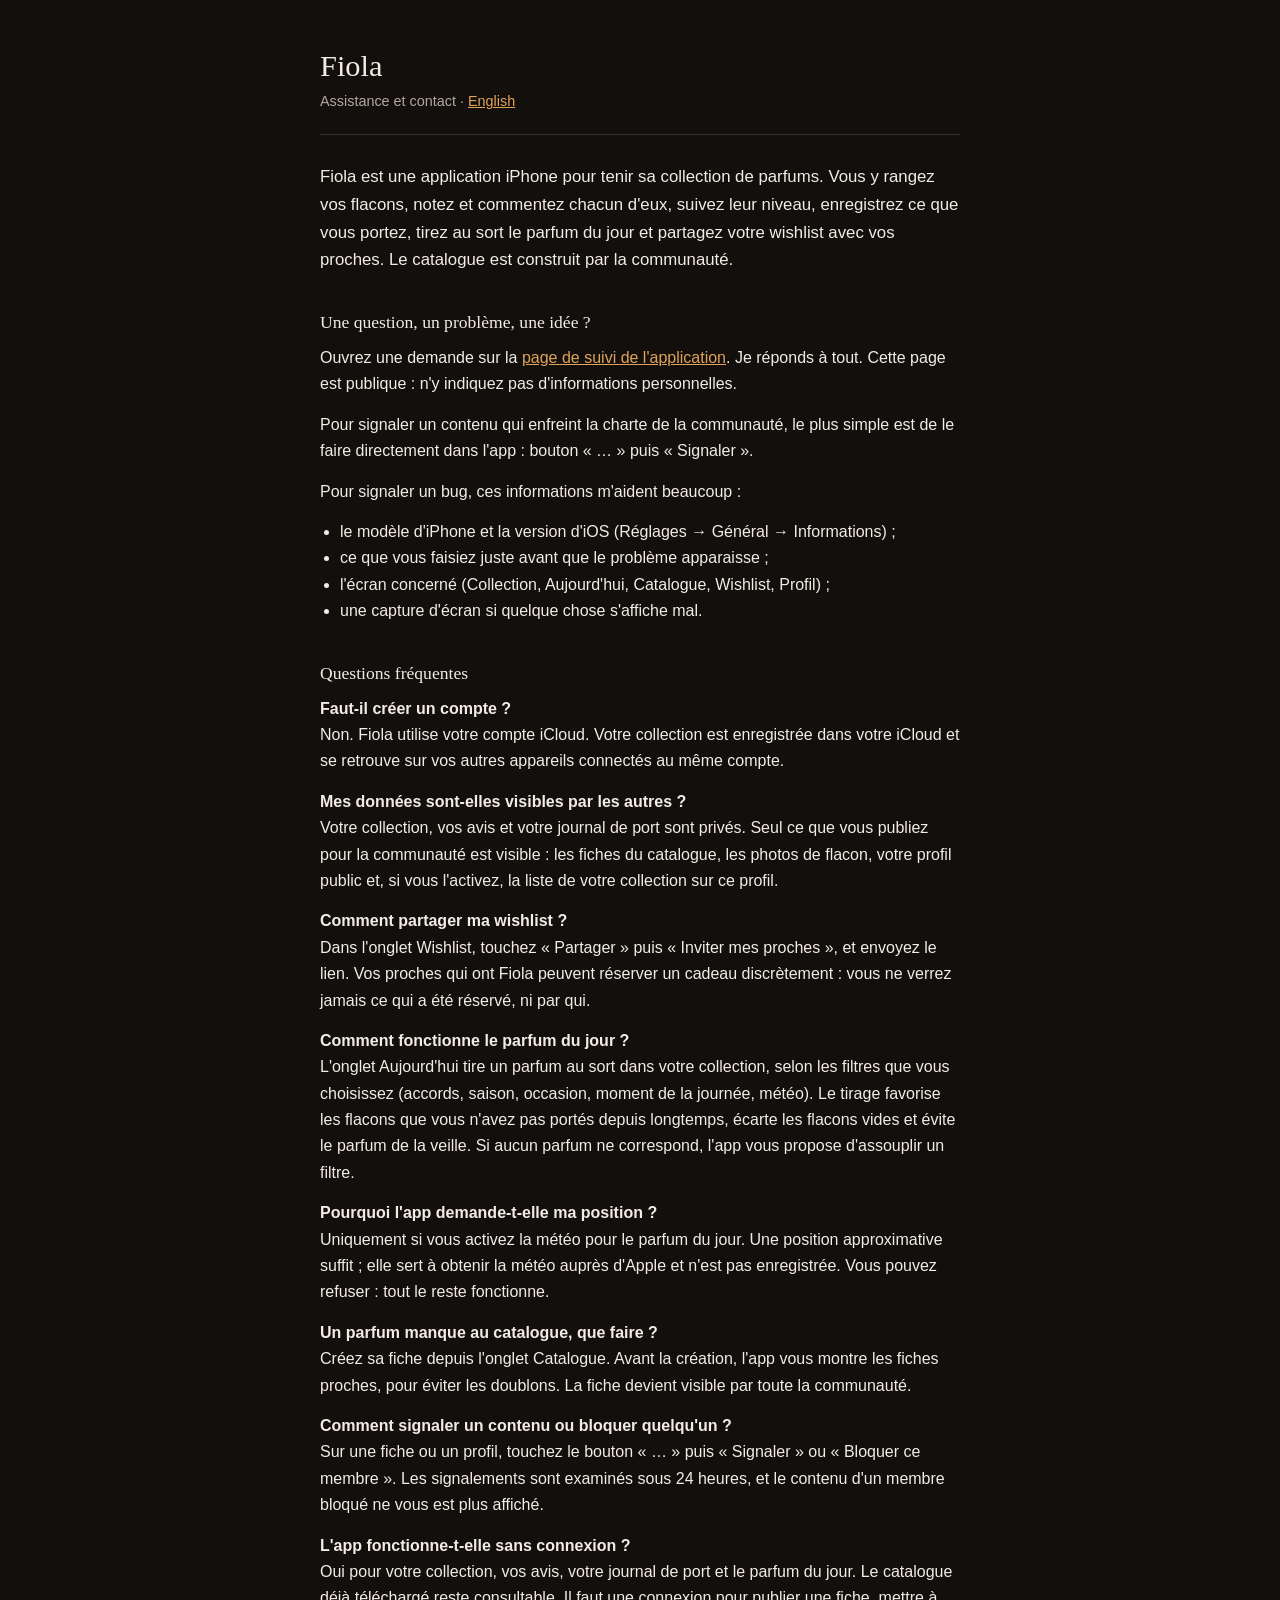
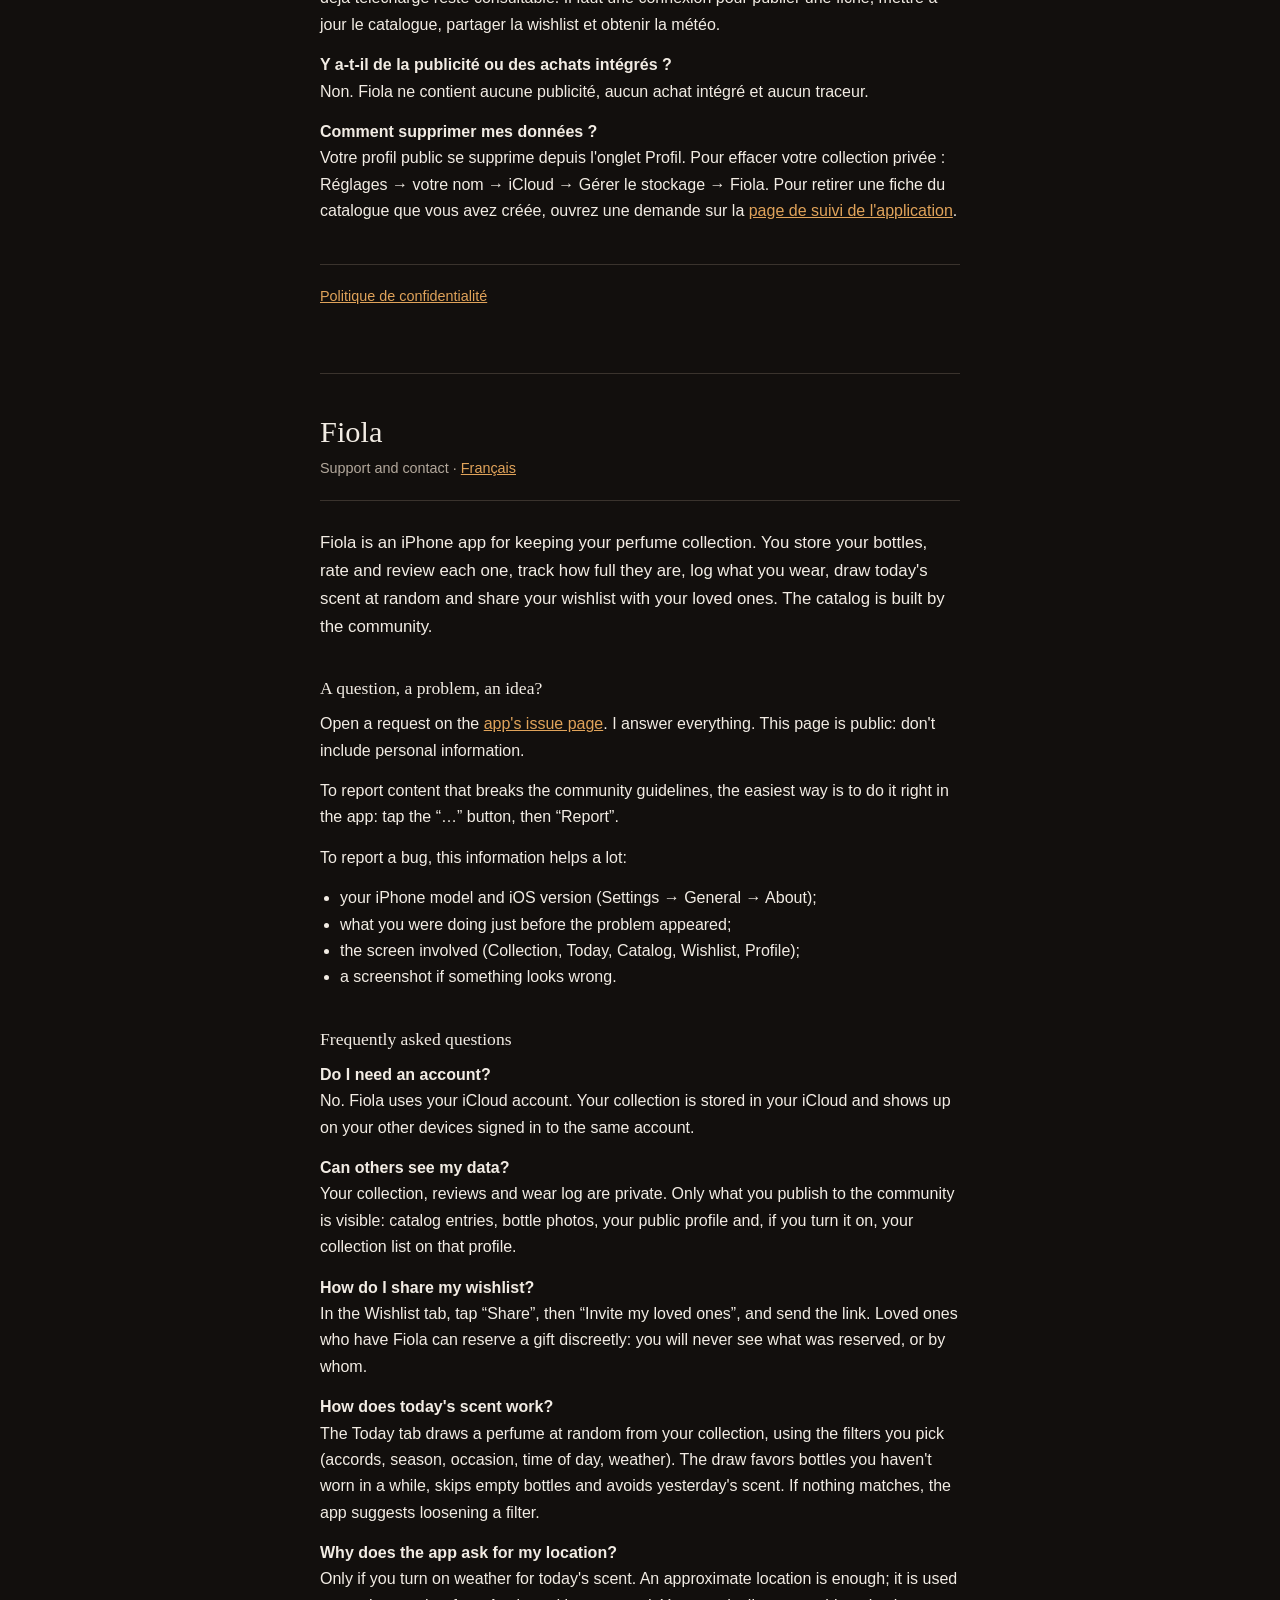
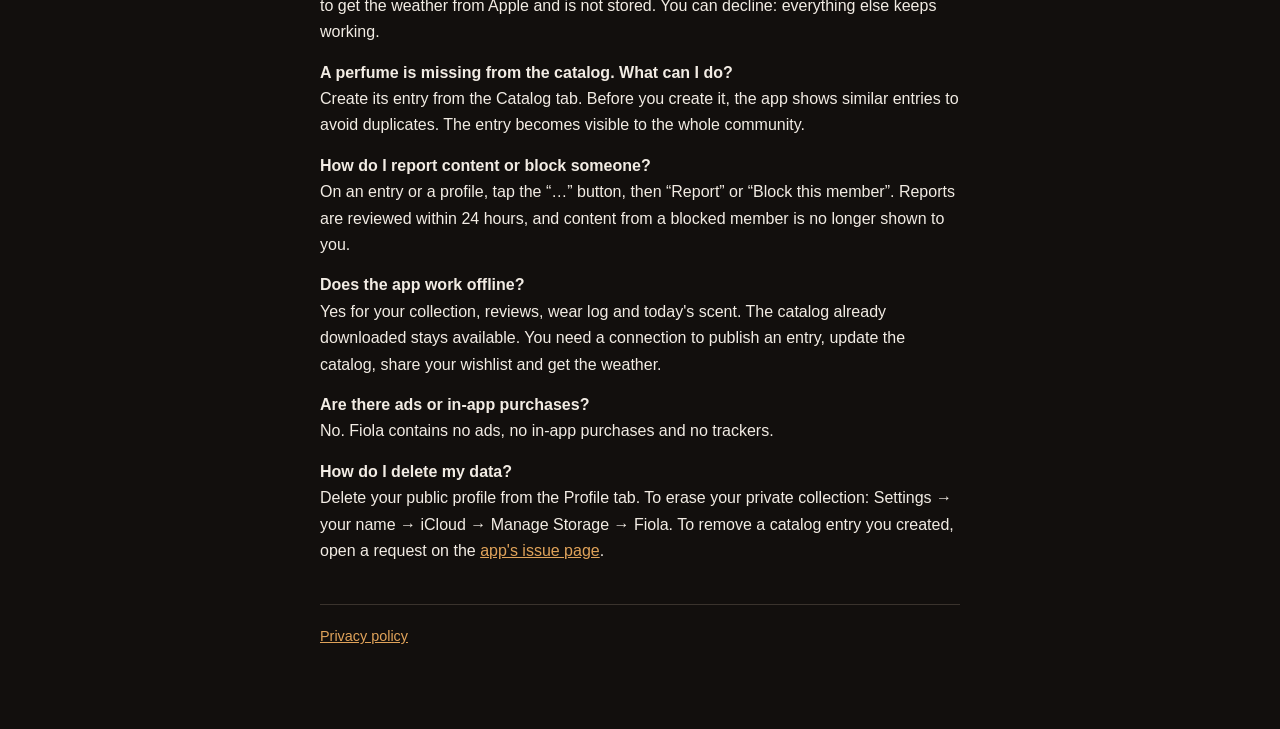
<file: index.html>
<!doctype html>
<html lang="fr">
<head>
<meta charset="utf-8">
<meta name="viewport" content="width=device-width, initial-scale=1">
<title>Fiola — Assistance</title>
<link rel="stylesheet" href="style.css">
</head>
<body>
<main>
<section id="fr" lang="fr">
  <h1>Fiola</h1>
  <p class="meta">Assistance et contact · <a href="#en">English</a></p>

  <p class="lead">Fiola est une application iPhone pour tenir sa collection de
  parfums. Vous y rangez vos flacons, notez et commentez chacun d'eux, suivez
  leur niveau, enregistrez ce que vous portez, tirez au sort le parfum du jour
  et partagez votre wishlist avec vos proches. Le catalogue est construit par
  la communauté.</p>

  <h2>Une question, un problème, une idée ?</h2>
  <p>Ouvrez une demande sur la <a href="https://github.com/Eliotstv/Fiola-app/issues">page de suivi de l'application</a>. Je réponds à tout. Cette page est
  publique : n'y indiquez pas d'informations personnelles.</p>
  <p>Pour signaler un contenu qui enfreint la charte de la communauté, le plus
  simple est de le faire directement dans l'app : bouton « … » puis
  « Signaler ».</p>
  <p>Pour signaler un bug, ces informations m'aident beaucoup :</p>
  <ul>
    <li>le modèle d'iPhone et la version d'iOS (Réglages → Général → Informations) ;</li>
    <li>ce que vous faisiez juste avant que le problème apparaisse ;</li>
    <li>l'écran concerné (Collection, Aujourd'hui, Catalogue, Wishlist, Profil) ;</li>
    <li>une capture d'écran si quelque chose s'affiche mal.</li>
  </ul>

  <h2>Questions fréquentes</h2>

  <p><strong>Faut-il créer un compte ?</strong><br>
  Non. Fiola utilise votre compte iCloud. Votre collection est enregistrée dans
  votre iCloud et se retrouve sur vos autres appareils connectés au même
  compte.</p>

  <p><strong>Mes données sont-elles visibles par les autres ?</strong><br>
  Votre collection, vos avis et votre journal de port sont privés. Seul ce que
  vous publiez pour la communauté est visible : les fiches du catalogue, les
  photos de flacon, votre profil public et, si vous l'activez, la liste de
  votre collection sur ce profil.</p>

  <p><strong>Comment partager ma wishlist ?</strong><br>
  Dans l'onglet Wishlist, touchez « Partager » puis « Inviter mes proches », et
  envoyez le lien. Vos proches qui ont Fiola peuvent réserver un cadeau
  discrètement : vous ne verrez jamais ce qui a été réservé, ni par qui.</p>

  <p><strong>Comment fonctionne le parfum du jour ?</strong><br>
  L'onglet Aujourd'hui tire un parfum au sort dans votre collection, selon les
  filtres que vous choisissez (accords, saison, occasion, moment de la journée,
  météo). Le tirage favorise les flacons que vous n'avez pas portés depuis
  longtemps, écarte les flacons vides et évite le parfum de la veille. Si
  aucun parfum ne correspond, l'app vous propose d'assouplir un filtre.</p>

  <p><strong>Pourquoi l'app demande-t-elle ma position ?</strong><br>
  Uniquement si vous activez la météo pour le parfum du jour. Une position
  approximative suffit ; elle sert à obtenir la météo auprès d'Apple et n'est
  pas enregistrée. Vous pouvez refuser : tout le reste fonctionne.</p>

  <p><strong>Un parfum manque au catalogue, que faire ?</strong><br>
  Créez sa fiche depuis l'onglet Catalogue. Avant la création, l'app vous
  montre les fiches proches, pour éviter les doublons. La fiche devient
  visible par toute la communauté.</p>

  <p><strong>Comment signaler un contenu ou bloquer quelqu'un ?</strong><br>
  Sur une fiche ou un profil, touchez le bouton « … » puis « Signaler » ou
  « Bloquer ce membre ». Les signalements sont examinés sous 24 heures, et le
  contenu d'un membre bloqué ne vous est plus affiché.</p>

  <p><strong>L'app fonctionne-t-elle sans connexion ?</strong><br>
  Oui pour votre collection, vos avis, votre journal de port et le parfum du
  jour. Le catalogue déjà téléchargé reste consultable. Il faut une connexion
  pour publier une fiche, mettre à jour le catalogue, partager la wishlist et
  obtenir la météo.</p>

  <p><strong>Y a-t-il de la publicité ou des achats intégrés ?</strong><br>
  Non. Fiola ne contient aucune publicité, aucun achat intégré et aucun
  traceur.</p>

  <p><strong>Comment supprimer mes données ?</strong><br>
  Votre profil public se supprime depuis l'onglet Profil. Pour effacer votre
  collection privée : Réglages → votre nom → iCloud → Gérer le stockage →
  Fiola. Pour retirer une fiche du catalogue que vous avez créée, ouvrez une
  demande sur la <a href="https://github.com/Eliotstv/Fiola-app/issues">page de suivi de l'application</a>.</p>

  <nav><a href="privacy.html">Politique de confidentialité</a></nav>
</section>

<section id="en" lang="en">
  <h1>Fiola</h1>
  <p class="meta">Support and contact · <a href="#fr">Français</a></p>

  <p class="lead">Fiola is an iPhone app for keeping your perfume collection.
  You store your bottles, rate and review each one, track how full they are,
  log what you wear, draw today's scent at random and share your wishlist with
  your loved ones. The catalog is built by the community.</p>

  <h2>A question, a problem, an idea?</h2>
  <p>Open a request on the <a href="https://github.com/Eliotstv/Fiola-app/issues">app's issue page</a>. I answer everything. This page is public:
  don't include personal information.</p>
  <p>To report content that breaks the community guidelines, the easiest way
  is to do it right in the app: tap the “…” button, then “Report”.</p>
  <p>To report a bug, this information helps a lot:</p>
  <ul>
    <li>your iPhone model and iOS version (Settings → General → About);</li>
    <li>what you were doing just before the problem appeared;</li>
    <li>the screen involved (Collection, Today, Catalog, Wishlist, Profile);</li>
    <li>a screenshot if something looks wrong.</li>
  </ul>

  <h2>Frequently asked questions</h2>

  <p><strong>Do I need an account?</strong><br>
  No. Fiola uses your iCloud account. Your collection is stored in your iCloud
  and shows up on your other devices signed in to the same account.</p>

  <p><strong>Can others see my data?</strong><br>
  Your collection, reviews and wear log are private. Only what you publish to
  the community is visible: catalog entries, bottle photos, your public
  profile and, if you turn it on, your collection list on that profile.</p>

  <p><strong>How do I share my wishlist?</strong><br>
  In the Wishlist tab, tap “Share”, then “Invite my loved ones”, and send the
  link. Loved ones who have Fiola can reserve a gift discreetly: you will
  never see what was reserved, or by whom.</p>

  <p><strong>How does today's scent work?</strong><br>
  The Today tab draws a perfume at random from your collection, using the
  filters you pick (accords, season, occasion, time of day, weather). The draw
  favors bottles you haven't worn in a while, skips empty bottles and avoids
  yesterday's scent. If nothing matches, the app suggests loosening a
  filter.</p>

  <p><strong>Why does the app ask for my location?</strong><br>
  Only if you turn on weather for today's scent. An approximate location is
  enough; it is used to get the weather from Apple and is not stored. You can
  decline: everything else keeps working.</p>

  <p><strong>A perfume is missing from the catalog. What can I do?</strong><br>
  Create its entry from the Catalog tab. Before you create it, the app shows
  similar entries to avoid duplicates. The entry becomes visible to the whole
  community.</p>

  <p><strong>How do I report content or block someone?</strong><br>
  On an entry or a profile, tap the “…” button, then “Report” or “Block this
  member”. Reports are reviewed within 24 hours, and content from a blocked
  member is no longer shown to you.</p>

  <p><strong>Does the app work offline?</strong><br>
  Yes for your collection, reviews, wear log and today's scent. The catalog
  already downloaded stays available. You need a connection to publish an
  entry, update the catalog, share your wishlist and get the weather.</p>

  <p><strong>Are there ads or in-app purchases?</strong><br>
  No. Fiola contains no ads, no in-app purchases and no trackers.</p>

  <p><strong>How do I delete my data?</strong><br>
  Delete your public profile from the Profile tab. To erase your private
  collection: Settings → your name → iCloud → Manage Storage → Fiola. To
  remove a catalog entry you created, open a request on the <a href="https://github.com/Eliotstv/Fiola-app/issues">app's issue page</a>.</p>

  <nav><a href="privacy.html">Privacy policy</a></nav>
</section>
</main>
</body>
</html>
</file>
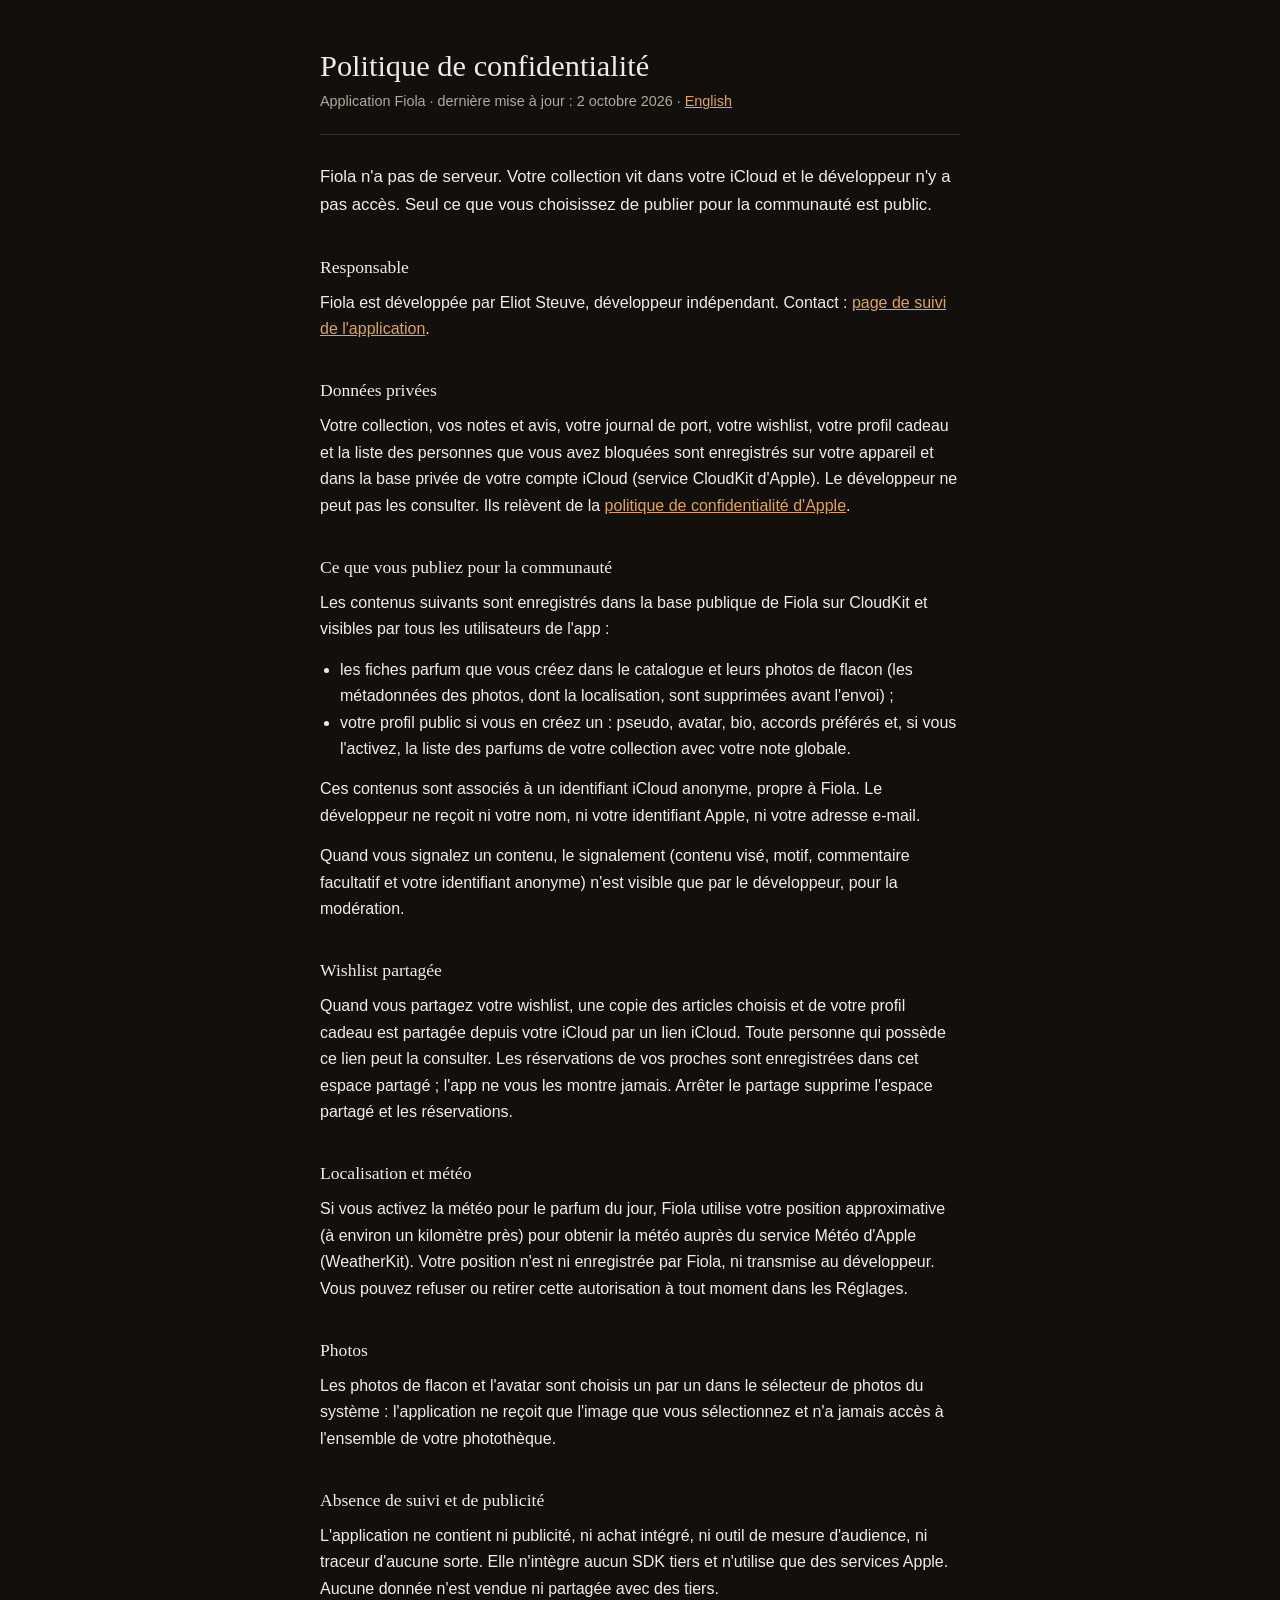
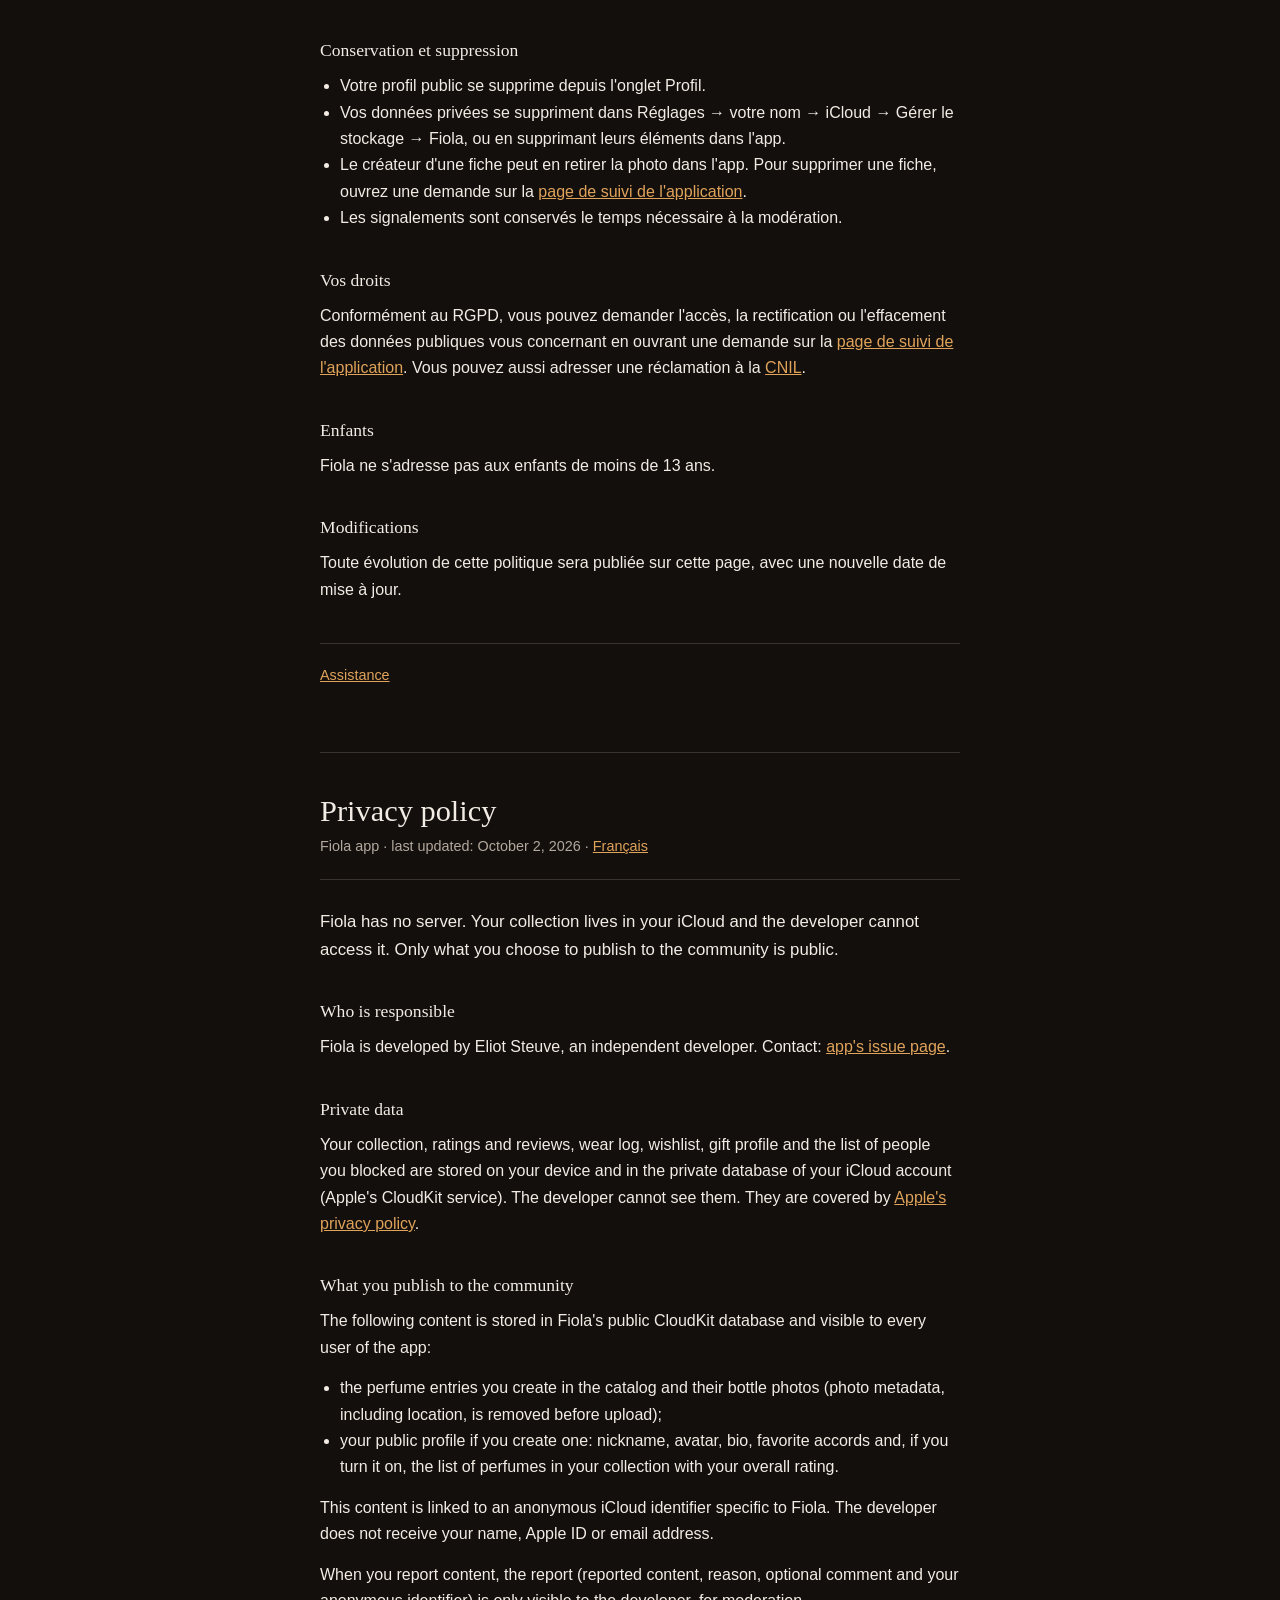
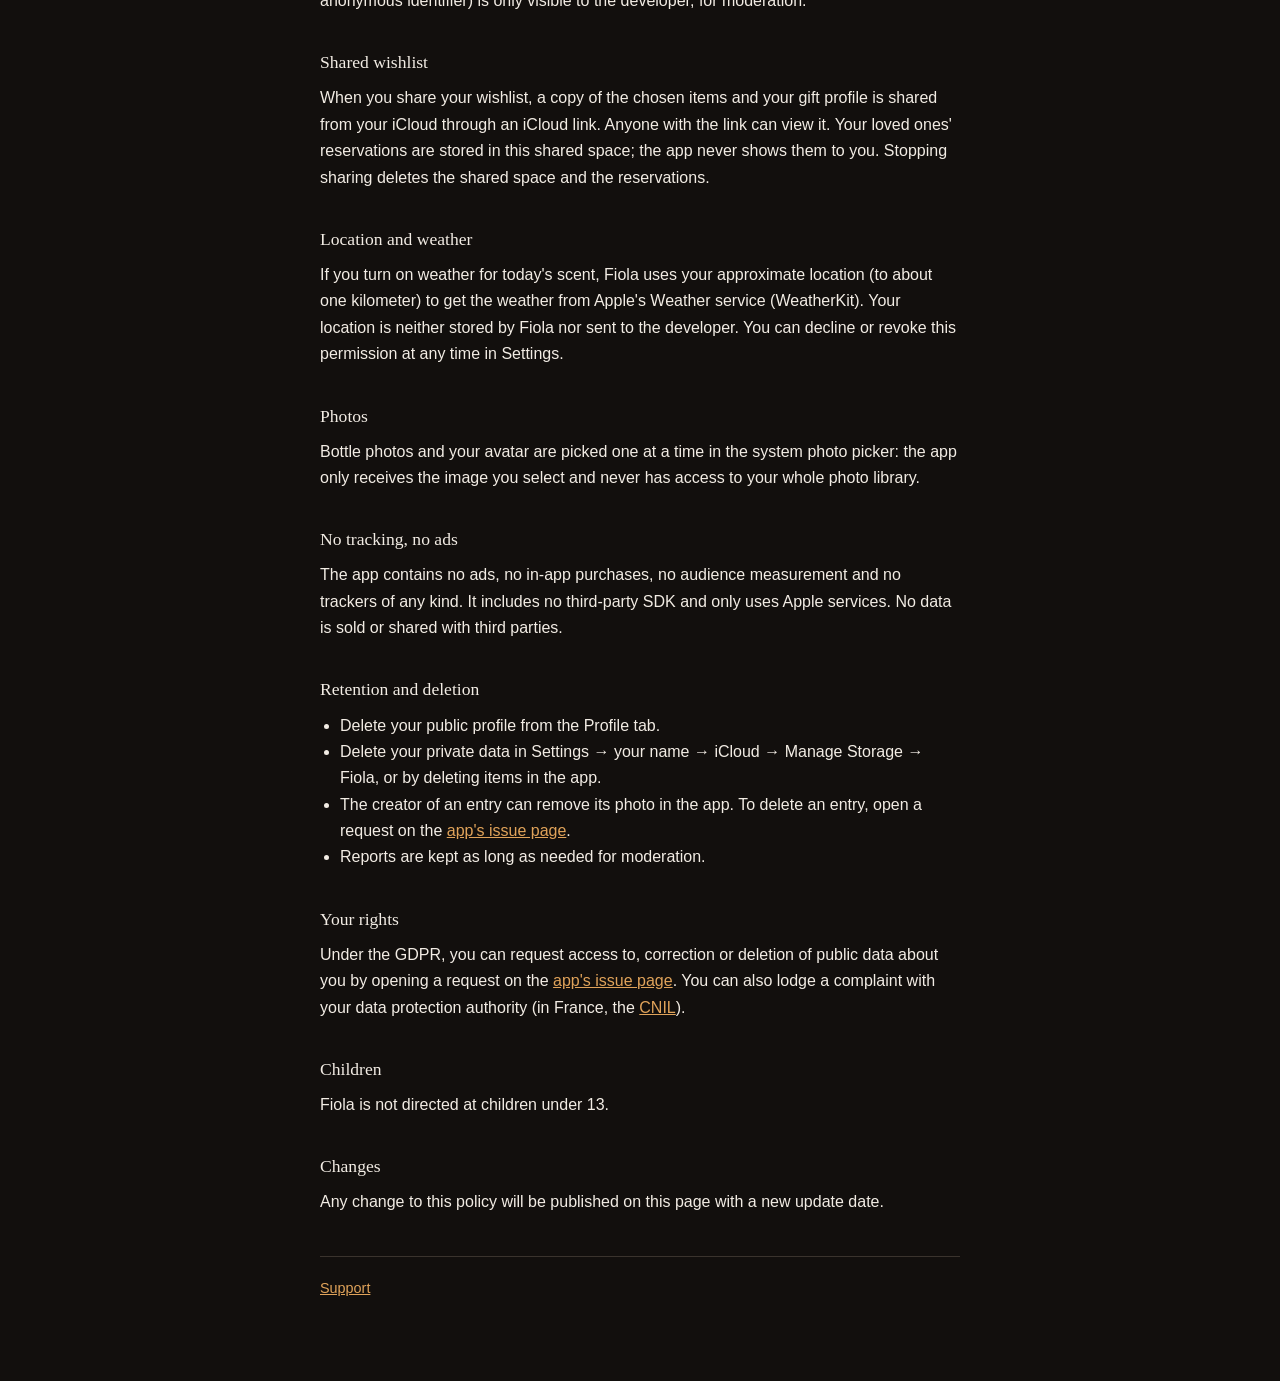
<file: privacy.html>
<!doctype html>
<html lang="fr">
<head>
<meta charset="utf-8">
<meta name="viewport" content="width=device-width, initial-scale=1">
<title>Fiola — Politique de confidentialité</title>
<link rel="stylesheet" href="style.css">
</head>
<body>
<main>
<section id="fr" lang="fr">
  <h1>Politique de confidentialité</h1>
  <p class="meta">Application Fiola · dernière mise à jour : 2 octobre 2026 · <a href="#en">English</a></p>

  <p class="lead">Fiola n'a pas de serveur. Votre collection vit dans votre
  iCloud et le développeur n'y a pas accès. Seul ce que vous choisissez de
  publier pour la communauté est public.</p>

  <h2>Responsable</h2>
  <p>Fiola est développée par Eliot Steuve, développeur indépendant.
  Contact : <a href="https://github.com/Eliotstv/Fiola-app/issues">page de suivi de l'application</a>.</p>

  <h2>Données privées</h2>
  <p>Votre collection, vos notes et avis, votre journal de port, votre
  wishlist, votre profil cadeau et la liste des personnes que vous avez
  bloquées sont enregistrés sur votre appareil et dans la base privée de votre
  compte iCloud (service CloudKit d'Apple). Le développeur ne peut pas les
  consulter. Ils relèvent de la
  <a href="https://www.apple.com/legal/privacy/">politique de confidentialité
  d'Apple</a>.</p>

  <h2>Ce que vous publiez pour la communauté</h2>
  <p>Les contenus suivants sont enregistrés dans la base publique de Fiola sur
  CloudKit et visibles par tous les utilisateurs de l'app :</p>
  <ul>
    <li>les fiches parfum que vous créez dans le catalogue et leurs photos de
    flacon (les métadonnées des photos, dont la localisation, sont supprimées
    avant l'envoi) ;</li>
    <li>votre profil public si vous en créez un : pseudo, avatar, bio, accords
    préférés et, si vous l'activez, la liste des parfums de votre collection
    avec votre note globale.</li>
  </ul>
  <p>Ces contenus sont associés à un identifiant iCloud anonyme, propre à
  Fiola. Le développeur ne reçoit ni votre nom, ni votre identifiant Apple, ni
  votre adresse e-mail.</p>
  <p>Quand vous signalez un contenu, le signalement (contenu visé, motif,
  commentaire facultatif et votre identifiant anonyme) n'est visible que par
  le développeur, pour la modération.</p>

  <h2>Wishlist partagée</h2>
  <p>Quand vous partagez votre wishlist, une copie des articles choisis et de
  votre profil cadeau est partagée depuis votre iCloud par un lien iCloud.
  Toute personne qui possède ce lien peut la consulter. Les réservations de
  vos proches sont enregistrées dans cet espace partagé ; l'app ne vous les
  montre jamais. Arrêter le partage supprime l'espace partagé et les
  réservations.</p>

  <h2>Localisation et météo</h2>
  <p>Si vous activez la météo pour le parfum du jour, Fiola utilise votre
  position approximative (à environ un kilomètre près) pour obtenir la météo
  auprès du service Météo d'Apple (WeatherKit). Votre position n'est ni
  enregistrée par Fiola, ni transmise au développeur. Vous pouvez refuser ou
  retirer cette autorisation à tout moment dans les Réglages.</p>

  <h2>Photos</h2>
  <p>Les photos de flacon et l'avatar sont choisis un par un dans le sélecteur
  de photos du système : l'application ne reçoit que l'image que vous
  sélectionnez et n'a jamais accès à l'ensemble de votre photothèque.</p>

  <h2>Absence de suivi et de publicité</h2>
  <p>L'application ne contient ni publicité, ni achat intégré, ni outil de
  mesure d'audience, ni traceur d'aucune sorte. Elle n'intègre aucun SDK
  tiers et n'utilise que des services Apple. Aucune donnée n'est vendue ni
  partagée avec des tiers.</p>

  <h2>Conservation et suppression</h2>
  <ul>
    <li>Votre profil public se supprime depuis l'onglet Profil.</li>
    <li>Vos données privées se suppriment dans Réglages → votre nom → iCloud →
    Gérer le stockage → Fiola, ou en supprimant leurs éléments dans l'app.</li>
    <li>Le créateur d'une fiche peut en retirer la photo dans l'app. Pour
    supprimer une fiche, ouvrez une demande sur la <a href="https://github.com/Eliotstv/Fiola-app/issues">page de suivi de l'application</a>.</li>
    <li>Les signalements sont conservés le temps nécessaire à la modération.</li>
  </ul>

  <h2>Vos droits</h2>
  <p>Conformément au RGPD, vous pouvez demander l'accès, la rectification ou
  l'effacement des données publiques vous concernant en ouvrant une demande
  sur la <a href="https://github.com/Eliotstv/Fiola-app/issues">page de suivi de l'application</a>. Vous pouvez
  aussi adresser une réclamation à la <a href="https://www.cnil.fr/">CNIL</a>.</p>

  <h2>Enfants</h2>
  <p>Fiola ne s'adresse pas aux enfants de moins de 13 ans.</p>

  <h2>Modifications</h2>
  <p>Toute évolution de cette politique sera publiée sur cette page, avec une
  nouvelle date de mise à jour.</p>

  <nav><a href="index.html">Assistance</a></nav>
</section>

<section id="en" lang="en">
  <h1>Privacy policy</h1>
  <p class="meta">Fiola app · last updated: October 2, 2026 · <a href="#fr">Français</a></p>

  <p class="lead">Fiola has no server. Your collection lives in your iCloud
  and the developer cannot access it. Only what you choose to publish to the
  community is public.</p>

  <h2>Who is responsible</h2>
  <p>Fiola is developed by Eliot Steuve, an independent developer.
  Contact: <a href="https://github.com/Eliotstv/Fiola-app/issues">app's issue page</a>.</p>

  <h2>Private data</h2>
  <p>Your collection, ratings and reviews, wear log, wishlist, gift profile
  and the list of people you blocked are stored on your device and in the
  private database of your iCloud account (Apple's CloudKit service). The
  developer cannot see them. They are covered by
  <a href="https://www.apple.com/legal/privacy/">Apple's privacy
  policy</a>.</p>

  <h2>What you publish to the community</h2>
  <p>The following content is stored in Fiola's public CloudKit database and
  visible to every user of the app:</p>
  <ul>
    <li>the perfume entries you create in the catalog and their bottle photos
    (photo metadata, including location, is removed before upload);</li>
    <li>your public profile if you create one: nickname, avatar, bio, favorite
    accords and, if you turn it on, the list of perfumes in your collection
    with your overall rating.</li>
  </ul>
  <p>This content is linked to an anonymous iCloud identifier specific to
  Fiola. The developer does not receive your name, Apple ID or email
  address.</p>
  <p>When you report content, the report (reported content, reason, optional
  comment and your anonymous identifier) is only visible to the developer,
  for moderation.</p>

  <h2>Shared wishlist</h2>
  <p>When you share your wishlist, a copy of the chosen items and your gift
  profile is shared from your iCloud through an iCloud link. Anyone with the
  link can view it. Your loved ones' reservations are stored in this shared
  space; the app never shows them to you. Stopping sharing deletes the shared
  space and the reservations.</p>

  <h2>Location and weather</h2>
  <p>If you turn on weather for today's scent, Fiola uses your approximate
  location (to about one kilometer) to get the weather from Apple's Weather
  service (WeatherKit). Your location is neither stored by Fiola nor sent to
  the developer. You can decline or revoke this permission at any time in
  Settings.</p>

  <h2>Photos</h2>
  <p>Bottle photos and your avatar are picked one at a time in the system
  photo picker: the app only receives the image you select and never has
  access to your whole photo library.</p>

  <h2>No tracking, no ads</h2>
  <p>The app contains no ads, no in-app purchases, no audience measurement
  and no trackers of any kind. It includes no third-party SDK and only uses
  Apple services. No data is sold or shared with third parties.</p>

  <h2>Retention and deletion</h2>
  <ul>
    <li>Delete your public profile from the Profile tab.</li>
    <li>Delete your private data in Settings → your name → iCloud → Manage
    Storage → Fiola, or by deleting items in the app.</li>
    <li>The creator of an entry can remove its photo in the app. To delete an
    entry, open a request on the <a href="https://github.com/Eliotstv/Fiola-app/issues">app's issue page</a>.</li>
    <li>Reports are kept as long as needed for moderation.</li>
  </ul>

  <h2>Your rights</h2>
  <p>Under the GDPR, you can request access to, correction or deletion of
  public data about you by opening a request on the <a href="https://github.com/Eliotstv/Fiola-app/issues">app's issue page</a>. You can also
  lodge a complaint with your data protection authority (in France, the
  <a href="https://www.cnil.fr/">CNIL</a>).</p>

  <h2>Children</h2>
  <p>Fiola is not directed at children under 13.</p>

  <h2>Changes</h2>
  <p>Any change to this policy will be published on this page with a new
  update date.</p>

  <nav><a href="index.html">Support</a></nav>
</section>
</main>
</body>
</html>
</file>
<file: style.css>
:root{
  --ground:#120F0D; --surface:#1C1815; --ink:#F2ECE4; --soft:#B3A89C;
  --rule:#3A332D; --primary:#E0A35A;
}
*{box-sizing:border-box}
body{margin:0;background:var(--ground);color:var(--ink);
     font:16px/1.65 -apple-system,BlinkMacSystemFont,"Segoe UI",Helvetica,Arial,sans-serif}
main{max-width:680px;margin:0 auto;padding:48px 20px 80px}
h1{font-size:1.9rem;line-height:1.2;margin:0 0 6px;font-weight:400;
   font-family:"New York",Georgia,"Times New Roman",serif}
h2{font-size:1.1rem;margin:34px 0 8px;font-weight:500;
   font-family:"New York",Georgia,"Times New Roman",serif}
p,ul{margin:0 0 14px}
ul{padding-left:20px}
a{color:var(--primary)}
strong{font-weight:600}
.meta{color:var(--soft);font-size:.9rem;margin-bottom:28px;
      padding-bottom:20px;border-bottom:1px solid var(--rule)}
.lead{font-size:1.05rem}
section+section{margin-top:64px;padding-top:40px;border-top:1px solid var(--rule)}
nav{margin-top:40px;padding-top:20px;border-top:1px solid var(--rule);
    font-size:.9rem;color:var(--soft)}
</file>
